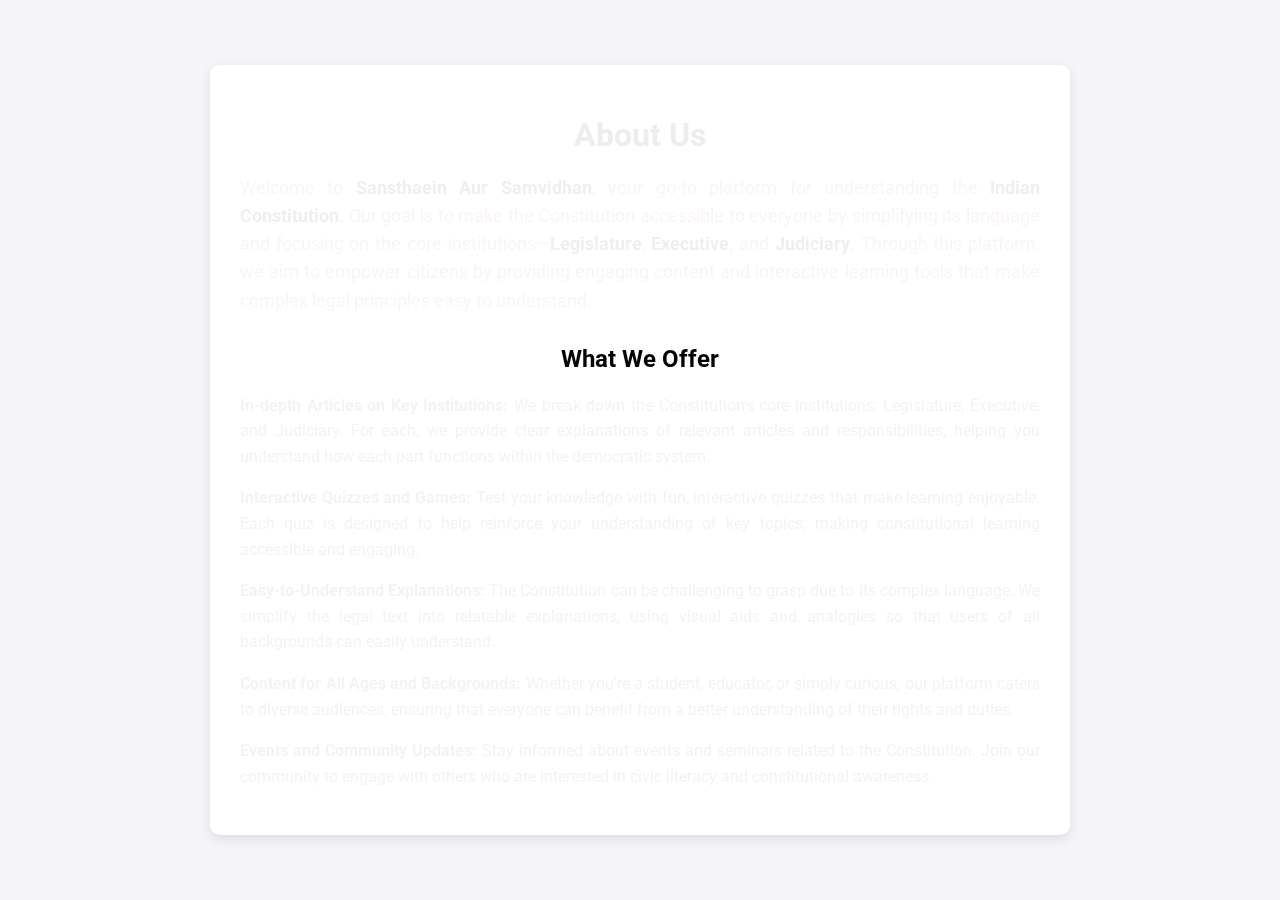
<file: abot.html>
<!DOCTYPE html>
<html lang="en">
<head>
    <meta charset="UTF-8">
    <meta name="viewport" content="width=device-width, initial-scale=1.0">
    <title>About Us - Sansthaein Aur Samvidhan</title>
    <link href="https://fonts.googleapis.com/css2?family=Roboto:wght@400;700&display=swap" rel="stylesheet">
    <style>
        body {
            font-family: 'Roboto', sans-serif;
            margin: 0;
            padding: 0;
            background-color: #f4f4f9;
            display: flex;
            align-items: center;
            justify-content: center;
            min-height: 100vh;
            background-image: url('https://media.istockphoto.com/id/1311748943/photo/a-golden-color-plate-describing-the-constitution-of-india.jpg?s=612x612&w=0&k=20&c=h0WdJSx0jD-KZ_v5uoweQJJxCP4-h3sl0j8Sk4LqRFs='); /* Replace with your image URL */
            background-size: cover;
            background-position: center;
            background-repeat: no-repeat;
            backdrop-filter: blur(5px);
        }

        .about-container {
            max-width: 800px;
            margin: 20px;
            padding: 30px;
            background-color: #ffffff;
            border-radius: 10px;
            box-shadow: 0 4px 12px rgba(0, 0, 0, 0.1);
            text-align: center;
            background-image: url('https://media.istockphoto.com/id/1131741683/photo/silhouette-of-red-fort-delhi-india.jpg?s=612x612&w=0&k=20&c=cEMXwh8v06U3RcgNpmC8QlZ_ES2uJ7HvV9LAZkcHIw0='); /* Replace with your image URL */
            background-size: cover;
            background-position: center;
            background-repeat: no-repeat;
            backdrop-filter: blur(30px);
        }

        .about-title {
            font-size: 2em;
            color: hsl(0, 6%, 93%);
            margin-bottom: 20px;
            font-weight: bold;
        }

        .about-description {
            font-size: 1.1em;
            color: hsl(0, 47%, 97%);
            line-height: 1.6;
            margin-bottom: 20px;
            text-align: justify;
        }

        .section-title {
            font-size: 1.5em;
            margin-top: 30px;
            color: hsl(0, 0%, 2%);
            font-weight: bold;
        }

        .section-content {
            margin-top: 10px;
            font-size: 1em;
            color: hsl(0, 26%, 96%);
            line-height: 1.6;
            text-align: justify;
        }

        .highlight {
            color: hsl(220, 10%, 94%);
            font-weight: bold;
        }
    </style>
</head>
<body>

    <div class="about-container">
        <h1 class="about-title">About Us</h1>
        <p class="about-description">
            Welcome to <span class="highlight">Sansthaein Aur Samvidhan</span>, your go-to platform for understanding the <span class="highlight">Indian Constitution</span>. Our goal is to make the Constitution accessible to everyone by simplifying its language and focusing on the core institutions—<span class="highlight">Legislature</span>, <span class="highlight">Executive</span>, and <span class="highlight">Judiciary</span>. Through this platform, we aim to empower citizens by providing engaging content and interactive learning tools that make complex legal principles easy to understand.
        </p>

        <h2 class="section-title">What We Offer</h2>

        <div class="section-content">
            <p><strong>In-depth Articles on Key Institutions:</strong> We break down the Constitution’s core institutions: Legislature, Executive, and Judiciary. For each, we provide clear explanations of relevant articles and responsibilities, helping you understand how each part functions within the democratic system.</p>

            <p><strong>Interactive Quizzes and Games:</strong> Test your knowledge with fun, interactive quizzes that make learning enjoyable. Each quiz is designed to help reinforce your understanding of key topics, making constitutional learning accessible and engaging.</p>

            <p><strong>Easy-to-Understand Explanations:</strong> The Constitution can be challenging to grasp due to its complex language. We simplify the legal text into relatable explanations, using visual aids and analogies so that users of all backgrounds can easily understand.</p>

            <p><strong>Content for All Ages and Backgrounds:</strong> Whether you’re a student, educator, or simply curious, our platform caters to diverse audiences, ensuring that everyone can benefit from a better understanding of their rights and duties.</p>

            <p><strong>Events and Community Updates:</strong> Stay informed about events and seminars related to the Constitution. Join our community to engage with others who are interested in civic literacy and constitutional awareness.</p>
        </div>
    </div>

</body>
</html>
</file>
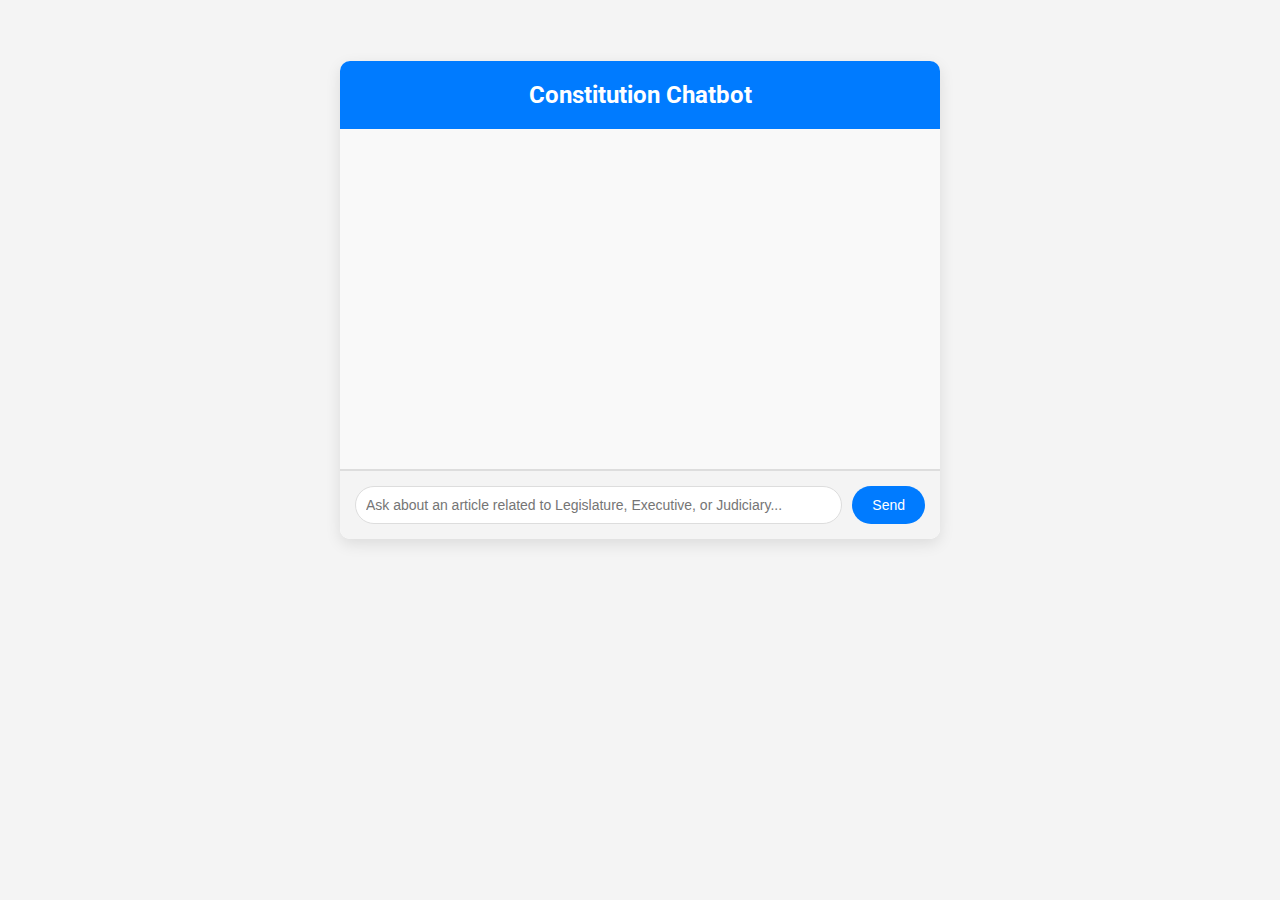
<file: chatbot.html>
<!DOCTYPE html>
<html lang="en">
<head>
    <meta charset="UTF-8">
    <meta name="viewport" content="width=device-width, initial-scale=1.0">
    <title>Constitution Chatbot</title>
    <link href="https://fonts.googleapis.com/css2?family=Roboto:wght@400;700&display=swap" rel="stylesheet">
    <link rel="stylesheet" href="chatbot.css">
</head>
<body>
    <div class="chat-container">
        <div class="header">
            Constitution Chatbot
        </div>
        <div class="chat-box" id="chat-box">
            <!-- Messages will be appended here -->
        </div>
        <div class="input-box">
            <input type="text" id="user-input" placeholder="Ask about an article related to Legislature, Executive, or Judiciary..." />
            <button onclick="sendMessage()">Send</button>
        </div>
    </div>

    <script>
        // Knowledge base with articles related to Legislature, Executive, and Judiciary
        const knowledgeBase = {
            'article 79': 'Article 79 of the Indian Constitution establishes the Parliament of India, which consists of the President and two houses: the Council of States (Rajya Sabha) and the House of the People (Lok Sabha).',
            'article 80': 'Article 80 outlines the composition of the Rajya Sabha, the upper house of Parliament, with members from states, union territories, and Presidential nominees.',
            'article 124': 'Article 124 establishes the Supreme Court of India and explains the appointment of Supreme Court judges by the President.',
            'article 143': 'Article 143 gives the President the power to consult the Supreme Court for advisory opinions on legal matters.',
            'article 53': 'Article 53 vests executive power in the President of India, exercised directly or through officers subordinate to them.',
            'article 74': 'Article 74 establishes the Council of Ministers to aid and advise the President in the exercise of their functions.',
            'article 148': 'Article 148 provides for the office of the Comptroller and Auditor General of India, who audits accounts of the government and its entities.',
            'article 214': 'Article 214 provides for a High Court for each state, which serves as the principal judicial body in the state.',
            'article 226': 'Article 226 grants High Courts the power to issue certain writs to protect fundamental rights and for other purposes.',
            'article 324': 'Article 324 provides for the Election Commission of India, responsible for the conduct of free and fair elections.',
            // Add more articles here as needed
        };

        function appendMessage(message, className) {
            const messageElement = document.createElement('div');
            messageElement.className = 'message ' + className;
            messageElement.innerHTML = `<p>${message}</p>`;
            document.getElementById('chat-box').appendChild(messageElement);
            document.getElementById('chat-box').scrollTop = document.getElementById('chat-box').scrollHeight;
        }

        function sendMessage() {
            const userInput = document.getElementById('user-input').value;
            if (userInput.trim() === '') return;

            appendMessage(userInput, 'user');
            document.getElementById('user-input').value = '';

            const response = getResponse(userInput.toLowerCase());

            setTimeout(() => {
                appendMessage(response, 'bot');
            }, 1000);
        }

        function getResponse(input) {
            // Check for specific articles in the knowledge base
            for (const article in knowledgeBase) {
                if (input.includes(article)) {
                    return knowledgeBase[article];
                }
            }
            // Default message if no matching article is found
            return 'Sorry, I can only answer questions related to specific articles under Legislature, Executive, and Judiciary. Please try asking about a specific article (e.g., "Article 79").';
        }
    </script>
</body>
</html>
</file>
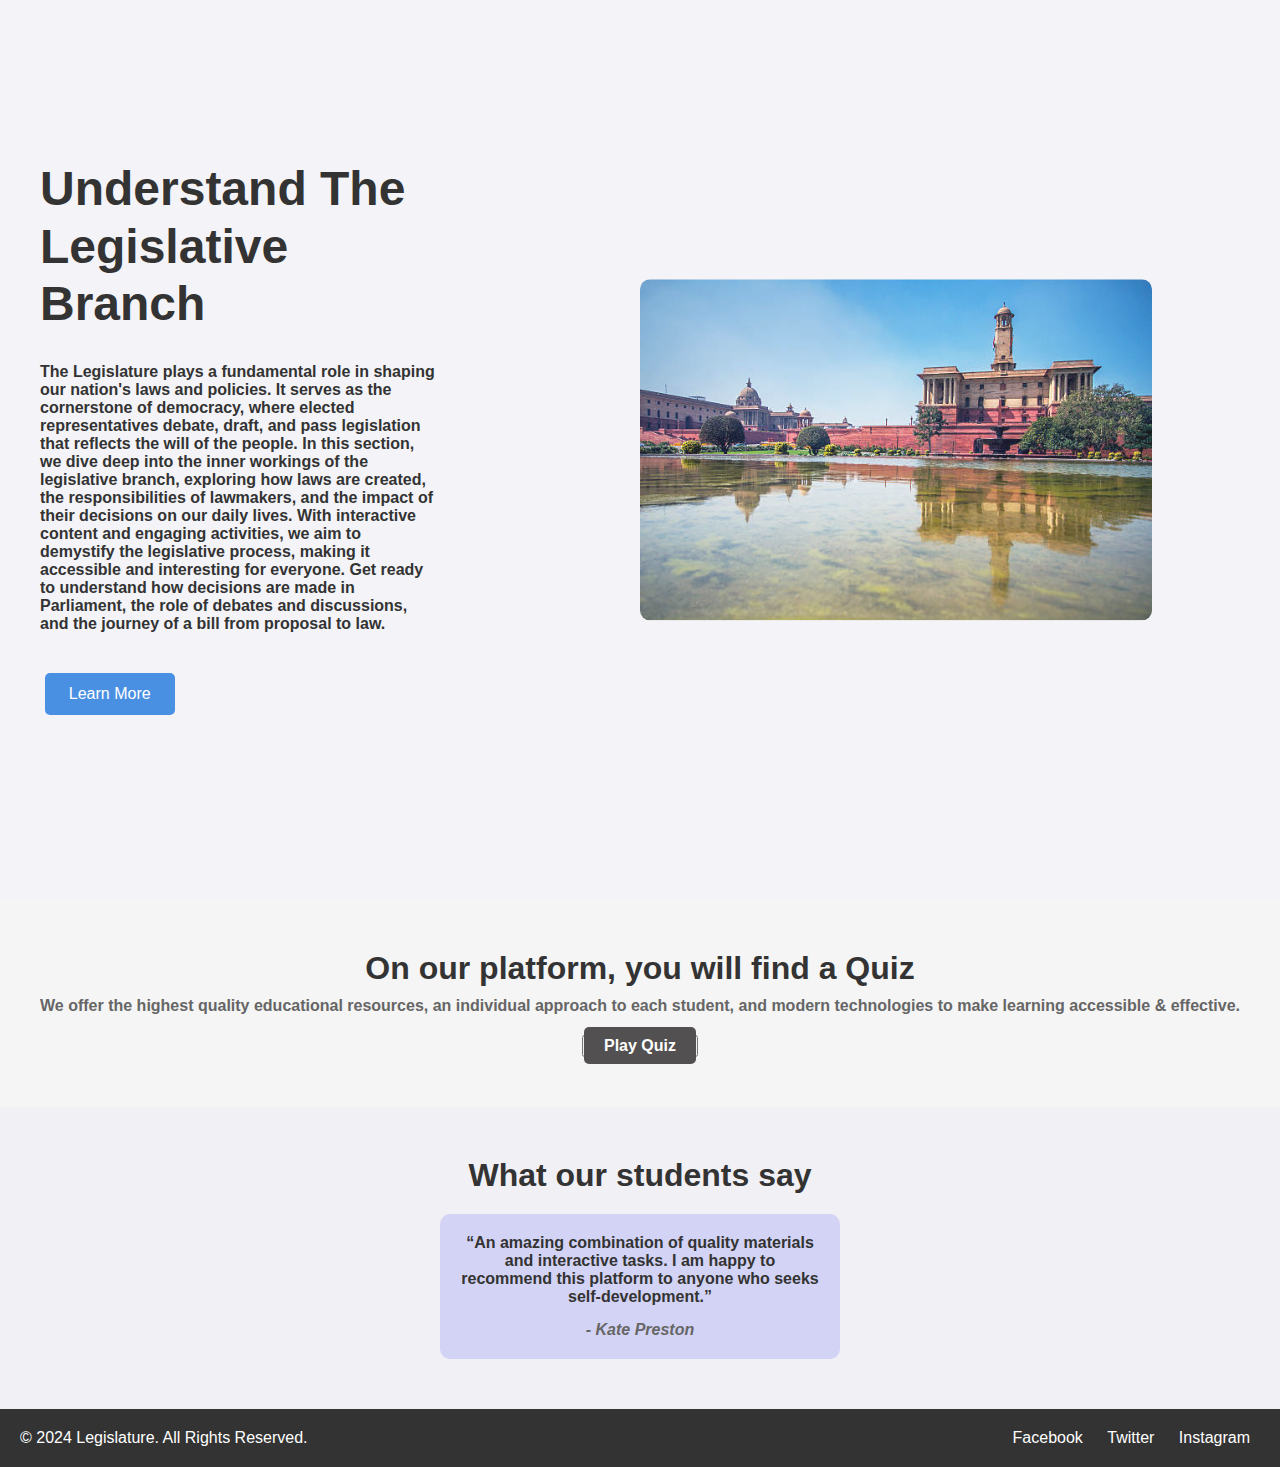
<file: legislative.html>
<!DOCTYPE html>
<html lang="en">
<head>
  <meta charset="UTF-8">
  <meta name="viewport" content="width=device-width, initial-scale=1.0">
  <title>Legislative Section</title>
  <link rel="stylesheet" href="legislative.css">
</head>
<body>



<!-- Hero Section -->
<section class="hero">
    <h1>Understand  The <br> Legislative <br> Branch</h1>
    <p>The Legislature plays a fundamental role in shaping our nation's laws and policies. It serves as the cornerstone of democracy, where elected representatives debate, draft, and pass legislation that reflects the will of the people. In this section, we dive deep into the inner workings of the legislative branch, exploring how laws are created, the responsibilities of lawmakers, and the impact of their decisions on our daily lives. With interactive content and engaging activities, we aim to demystify the legislative process, making it accessible and interesting for everyone. Get ready to understand how decisions are made in Parliament, the role of debates and discussions, and the journey of a bill from proposal to law.
    </p>
    <button class="get-started">Learn More</button>
    <img src="constution photo.jpg" alt="Legislative Branch" class="hero-image">
  </section>
  

<!-- Course Section -->
<section class="courses">
  <h2>On our platform, you will find a Quiz</h2>
  <p>We offer the highest quality educational resources, an individual approach to each student, and modern technologies to make learning accessible & effective.</p>
  <button><a href="http://127.0.0.1:5500/scenario/scenario.html">Play Quiz</a></button>

</section>

<!-- Testimonials Section -->
<section class="testimonials">
  <h2>What our students say</h2>
  <div class="testimonial-card">
    <p>“An amazing combination of quality materials and interactive tasks. I am happy to recommend this platform to anyone who seeks self-development.”</p>
    <p class="author">- Kate Preston</p>
  </div>
</section>

<!-- Footer -->
<footer class="footer">
  <div class="footer-content">
    <p>&copy; 2024 Legislature. All Rights Reserved.</p>
    <div class="social-links">
      <a href="#">Facebook</a>
      <a href="#">Twitter</a>
      <a href="#">Instagram</a>
    </div>
  </div>
</footer>

</body>
</html>
</file>
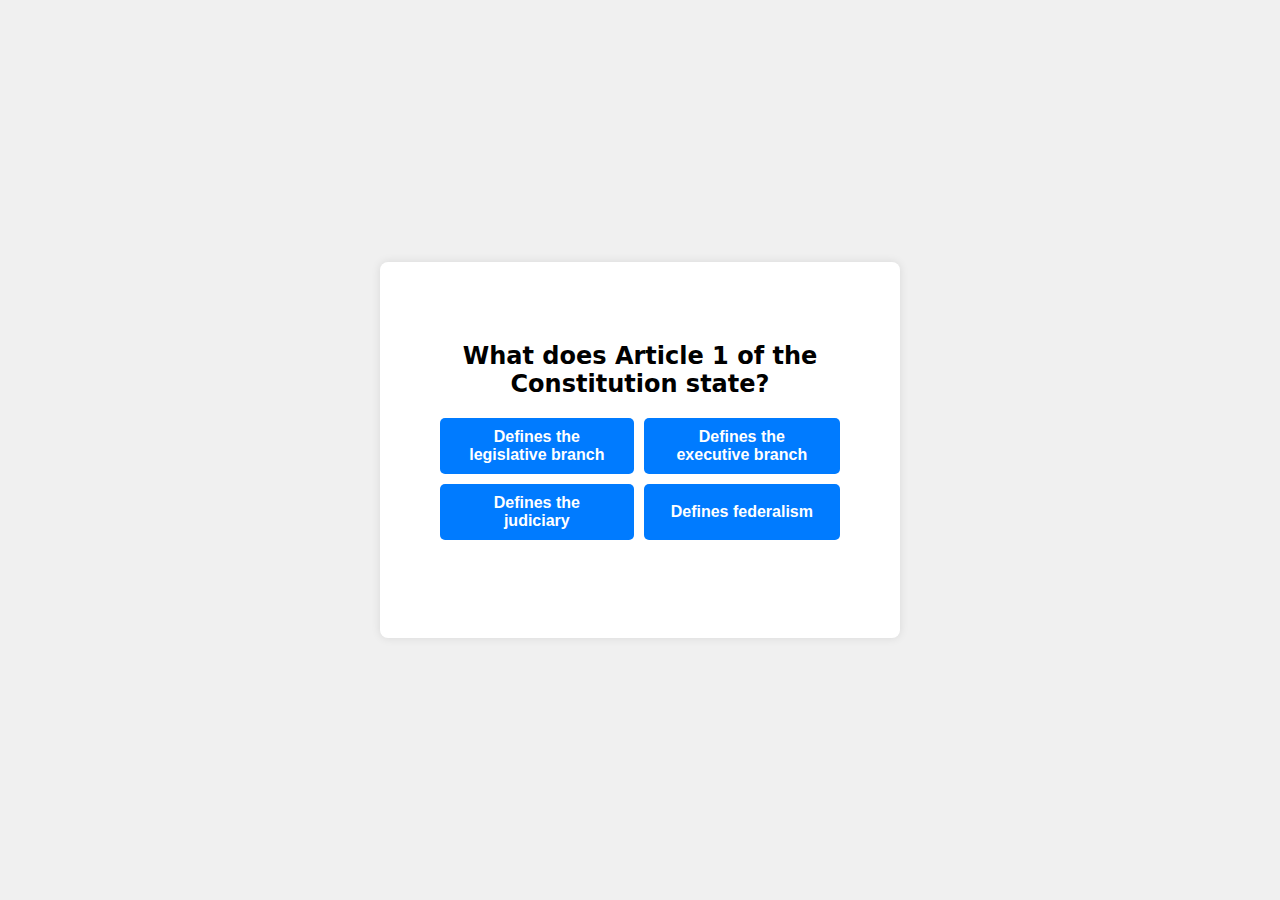
<file: quiz.html>
<!DOCTYPE html>
<html lang="en">
<head>
    <meta charset="UTF-8">
    <meta name="viewport" content="width=device-width, initial-scale=1.0">
    <title>Legislative Constitution Quiz Game</title>
    <link rel="stylesheet" href="quiz.css">
</head>
<body>
    <div id="game-container">
        <div id="question-container">
            <h2 id="question">Question text will go here</h2>
            <div id="answer-buttons" class="btn-grid">
                <button class="btn">Answer 1</button>
                <button class="btn">Answer 2</button>
                <button class="btn">Answer 3</button>
                <button class="btn">Answer 4</button>
            </div>
            <br><br>
        </div>
        <button id="next-btn" class="hide">Next</button>
        <div id="score-container" class="hide">
            <h3 id="score"></h3>
        </div>
    </div>
    <script src="quiz.js"></script>
</body>
</html>
</file>
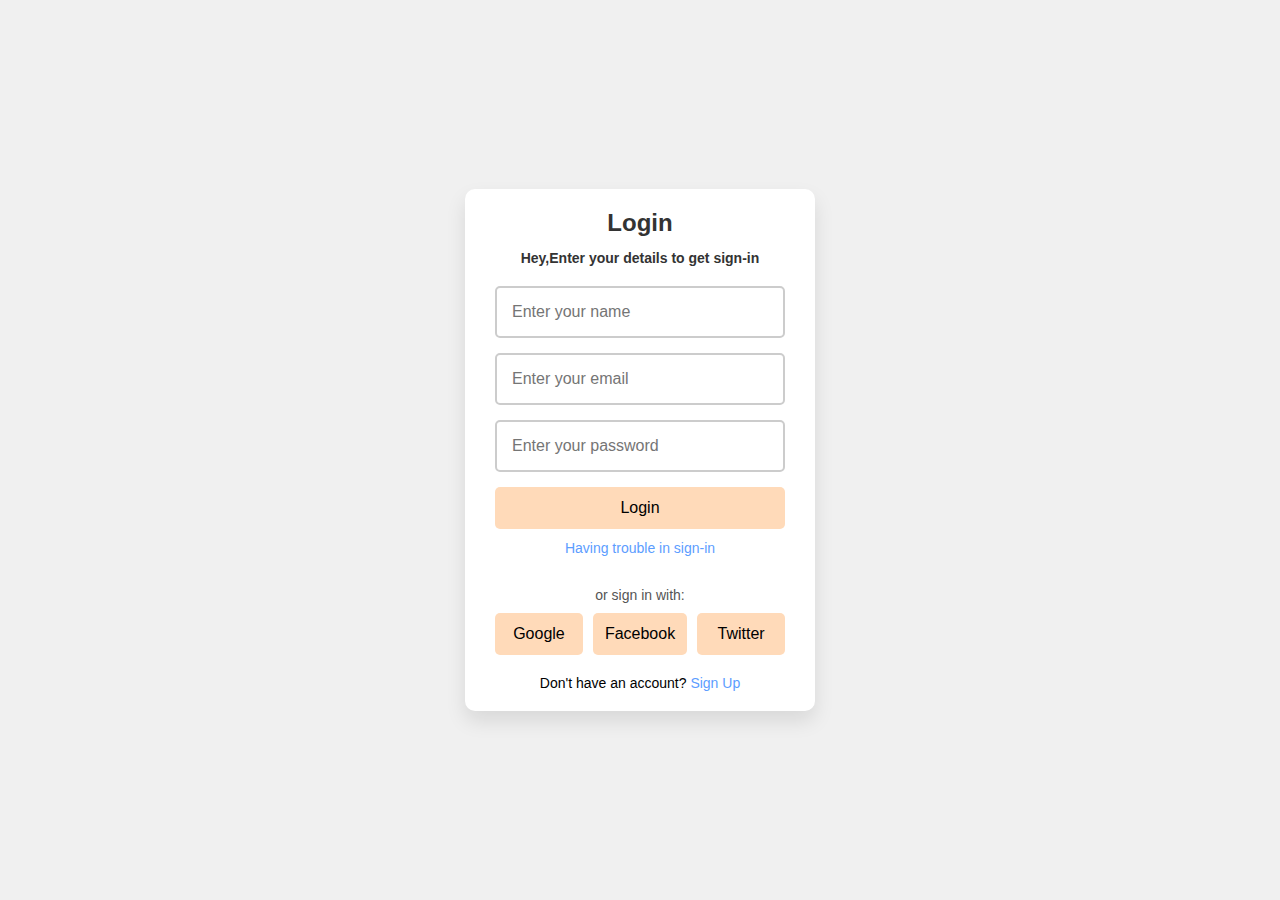
<file: sign.html>
<!DOCTYPE html>
<html lang="en">
<head>
    <meta charset="UTF-8">
    <meta name="viewport" content="width=device-width, initial-scale=1.0">
    <meta http-equiv="X-UA-Compatible" content="ie=edge">
    <title>Login Page</title>
    <link rel="stylesheet" href="login.css">
    <link rel="stylesheet" href="sign.js">
</head>
<body>
    <div class="login-container">
        <div class="login-box">
            <h2>Login</h2>
            <h6>Hey,Enter your details to get sign-in</h6>
            <form action="#" method="POST" id="loginForm">
                <!-- Name Field -->
                <div class="textbox">
                    <input type="text" placeholder="Enter your name" id="name" required>
                </div>
                <!-- Email Field -->
                <div class="textbox">
                    <input type="email" placeholder="Enter your email" id="email" required>
                </div>
                <!-- Password Field -->
                <div class="textbox">
                    <input type="password" placeholder="Enter your password" id="password" required>
                </div>
                <button type="submit" class="btn">Login</button>
                <div class="forgot-password">
                    <a href="#">Having trouble in sign-in</a>
                </div>
                <!-- Social Login Options -->
               <div class="social-login">
                <p>or sign in with:</p>
                <div class="social-btns">
                    <button class="social-btn google-btn">Google</button>
                    <button class="social-btn facebook-btn">Facebook</button>
                    <button class="social-btn twitter-btn">Twitter</button>
                </div>
            </div>
            <div class="signup">
                <p>Don't have an account? <a href="#">Sign Up</a></p>
            </div>
            </form>

           
        </div>
    </div>

    <script src="script.js"></script>
</body>
</html>
</file>
<file: chatbot.css>
body {
    font-family: 'Roboto', sans-serif;
    background-color: #f4f4f4;
    display: flex;
    justify-content: center;
    align-items: center;
    height: 600px;
    margin: 0;
}

.chat-container {
    width: 600px;
    background-color: #fff;
    border-radius: 10px;
    box-shadow: 0 5px 15px rgba(0, 0, 0, 0.1);
    overflow: hidden;
}

.header {
    background-color: #007bff;
    padding: 20px;
    text-align: center;
    color: #fff;
    font-size: 24px;
    font-weight: bold;
}

.chat-box {
    padding: 20px;
    height: 300px;
    overflow-y: scroll;
    background-color: #f9f9f9;
    border-bottom: 1px solid #ddd;
}

.message {
    margin-bottom: 20px;
}

.message.user {
    text-align: right;
}

.message.bot {
    text-align: left;
}

.message p {
    display: inline-block;
    padding: 10px 15px;
    border-radius: 20px;
    max-width: 75%;
    font-size: 14px;
}

.message.user p {
    background-color: #007bff;
    color: #fff;
}

.message.bot p {
    background-color: #e0e0e0;
    color: #333;
}

.input-box {
    display: flex;
    padding: 15px;
    background-color: #f4f4f4;
    border-top: 1px solid #ddd;
}

.input-box input {
    flex: 1;
    padding: 10px;
    border: 1px solid #ddd;
    border-radius: 20px;
    font-size: 14px;
    outline: none;
}

.input-box button {
    background-color: #007bff;
    color: #fff;
    padding: 10px 20px;
    border: none;
    border-radius: 20px;
    margin-left: 10px;
    cursor: pointer;
    font-size: 14px;
    outline: none;
}

.input-box button:hover {
    background-color: #0056b3;
}
</file>
<file: legislative.css>
* {
    margin: 0;
    padding: 0;
    box-sizing: border-box;
  }
  
  body {
    font-family: Arial, sans-serif;
    background-color: #f5f5f5;
    color: #333;
  }
  .hero {
    position: relative;
    width: 100%;
    height: 100vh;
    background-color: #f4f4f8; /* Light background color */
    display: flex;
    flex-direction: column;
    align-items: flex-start; /* Align to the left */
    justify-content: center;
    padding: 20px;
    color: #333;
}

.hero h1 {
    font-size: 3rem;
    line-height: 1.2;
    margin-bottom: 10px;
    margin-left: 20px; /* Add space from left */
    margin-top: -2%;
}

.hero p {
    font-size: 1rem;
    max-width: 400px;
    font-weight: 600;
    margin: 20px 0;
    margin-left: 20px; /* Add space from left */
}

.hero .get-started {
    padding: 12px 24px;
    background-color: #4a90e2;
    color: #fff;
    font-size: 1rem;
    border: none;
    border-radius: 5px;
    cursor: pointer;
    margin-top: 20px;
    margin-left: 2%;
}

.hero .hero-image {
    position: absolute;
    top: 50%;
    right: 10%;
    transform: translateY(-50%);
    width: 40%;
    opacity: 0.9; /* Adjust transparency for blending */
    border-radius: 10px;
}

  
  .courses {
    padding: 50px 20px;
    text-align: center;
  }
  
  .courses h2 {
    font-size: 2rem;
    margin-bottom: 10px;
  }
  
  .courses p {
    font-size: 1rem;
    font-weight: 600;
    color: #666;
    margin-bottom: 20px;
  }
  
 
.courses button > a {
    padding: 10px 20px; /* Increased padding for better button size */
    background-color: #525050;
    color: #fff;
    border: none;
    border-radius: 5px;
    cursor: pointer;
    font-size: 1rem;
    font-weight: 600;
    text-decoration: none;
}
  
  .course-card {
    margin-top: 30px;
    padding: 20px;
    background-color: #e6e6fa;
    border-radius: 10px;
    text-align: center;
    width: 200px;
    margin: 0 auto;
  }
  
  .testimonials {
    padding: 50px 20px;
    background-color: #f0f0f5;
    text-align: center;
  }
  
  .testimonials h2 {
    font-size: 2rem;
    margin-bottom: 20px;
  }
  
  .testimonial-card {
    padding: 20px;
    background-color: #d3d3f5;
    border-radius: 10px;
    max-width: 400px;
    margin: 0 auto;
  }
  
  .testimonial-card p {
    font-size: 1rem;
    color: #333;
    font-weight: 600;
  }
  
  .testimonial-card .author {
    margin-top: 15px;
    font-style: italic;
    color: #666;
  }
  
  .footer {
    background-color: #333;
    color: #fff;
    padding: 20px;
    text-align: center;
  }
  
  .footer .footer-content {
    display: flex;
    justify-content: space-between;
    align-items: center;
  }
  
  .footer .social-links a {
    margin: 0 10px;
    color: #fff;
    text-decoration: none;
  }
  
  .footer .social-links a:hover {
    text-decoration: underline;
  }
</file>
<file: quiz.css>
body {
    font-family: system-ui, -apple-system, BlinkMacSystemFont, 'Segoe UI', Roboto, Oxygen, Ubuntu, Cantarell, 'Open Sans', 'Helvetica Neue', sans-serif;
    background-color: #f0f0f0;
    margin: 0;
    padding: 0;
    display: flex;
    justify-content: center;
    align-items: center;
    height: 100vh;
}

#game-container {
    width: 400px;
    background: white;
    padding: 60px;
    box-shadow: 0 0 10px rgba(0, 0, 0, 0.1);
    border-radius: 8px;
    text-align: center;
}
#next-btn{
    padding: 10px 20px;
    font-weight: 600;
    font-size: 1rem;
}
.btn-grid {
    display: grid;
    grid-template-columns: repeat(2, auto);
    gap: 10px;
    margin-top: 20px;
}

.btn {
    background-color: #007bff;
    color: white;
    border: none;
    padding: 10px 20px;
    border-radius: 5px;
    font-size: 1rem;
    font-weight: 600;
    cursor: pointer;
}

.btn:hover {
    background-color: #021f3d;
}

.hide {
    display: none;
}
</file>
<file: login.css>
/* General Reset */
* {
    margin: 0;
    padding: 0;
    box-sizing: border-box;
}

body {
    font-family: 'Arial', sans-serif;
    background: url('https://static.vecteezy.com/system/resources/previews/014/469/019/original/constitution-day-of-india-and-national-constitution-day-free-vector.jpg') no-repeat center center fixed; /* Background Image */
    background-size: cover; 
    background-attachment: fixed;
    background-color: #f0f0f0;
    display: flex;
    justify-content: center;
    align-items: center;
    min-height: 100vh;
}

/* Login Box Styling */
.login-container {
    display: flex;
    justify-content: center;
    align-items: center;
    height: 100%;
}

.login-box {
    background: #fff;
    padding: 20px 30px;
    border-radius: 10px;
    box-shadow: 0 10px 20px rgba(0, 0, 0, 0.1);
    width: 350px;
    text-align: center;
}

h2 {
    margin-bottom: 13px;
    color: #333;
    font-size: 24px;
}
h6 {
    margin-bottom: 20px;
    color: #333;
    font-size: 14px;
}

/* Textbox Styling */
.textbox {
    margin-bottom: 15px;
}

.textbox input {
    width: 100%;
    padding: 15px;
    border: 2px solid #ccc;
    border-radius: 5px;
    font-size: 16px;
    color: #333;
    outline: none;
    transition: border-color 0.3s ease;
}

.textbox input:focus {
    border-color: #5c9dff;
}

/* Button Styling */
.btn {
    width: 100%;
    padding: 12px;
    background-color:peachpuff;
    color: black;
    border: none;
    border-radius: 5px;
    font-size: 16px;
    cursor: pointer;
    transition: background-color 0.3s ease;
}

.btn:hover {
    background-color: #96bde4;
}

/* Forgot Password Link */
.forgot-password {
    margin-top: 10px;
}

.forgot-password a {
    color: #5c9dff;
    text-decoration: none;
    font-size: 14px;
}

.forgot-password a:hover {
    text-decoration: underline;
}

/* Sign Up Link */
.signup p {
    margin-top: 20px;
    font-size: 14px;
}

.signup a {
    color: #5c9dff;
    text-decoration: none;
}

.signup a:hover {
    text-decoration: underline;
}

/* Social Login Section */
.social-login {
    margin-top: 30px;
}

.social-login p {
    margin-bottom: 10px;
    font-size: 14px;
    color: #555;
}

.social-btns {
    display: flex;
    justify-content: space-between;
    gap: 10px;
}

.social-btn {
    flex: 1;  /* Makes all buttons take equal space */
    padding: 12px;
    border-radius: 5px;
    font-size: 16px;
    cursor: pointer;
    text-align: center;
    border: none;
}

.google-btn {
    background-color: peachpuff; /* Google Red */
    color: black;
}

.google-btn:hover {
    background-color:#9ecee0;
}

.facebook-btn {
    background-color:peachpuff; /* Facebook Blue */
    color:black;
}

.facebook-btn:hover {
    background-color:#9ecee0;
}

.twitter-btn {
    background-color:peachpuff; /* Twitter Blue */
    color:black;
}

.twitter-btn:hover {
    background-color: #9ecee0;
}

/* Mobile Responsiveness */
@media (max-width: 400px) {
    .login-box {
        width: 80%;
        padding: 20px;
    }
    h2 {
        font-size: 20px;
    }
    .textbox input {
        padding: 12px;
    }
    .btn {
        padding: 12px;
    }

    /* Stack buttons on smaller screens */
    .social-btns {
        flex-direction: column; /* Stack buttons vertically on mobile */
        gap: 10px;
    }

    .social-btn {
        flex: none;  /* Remove equal space distribution for stacked buttons */
        width: 100%; /* Make buttons full width on mobile */
    }
}
</file>
